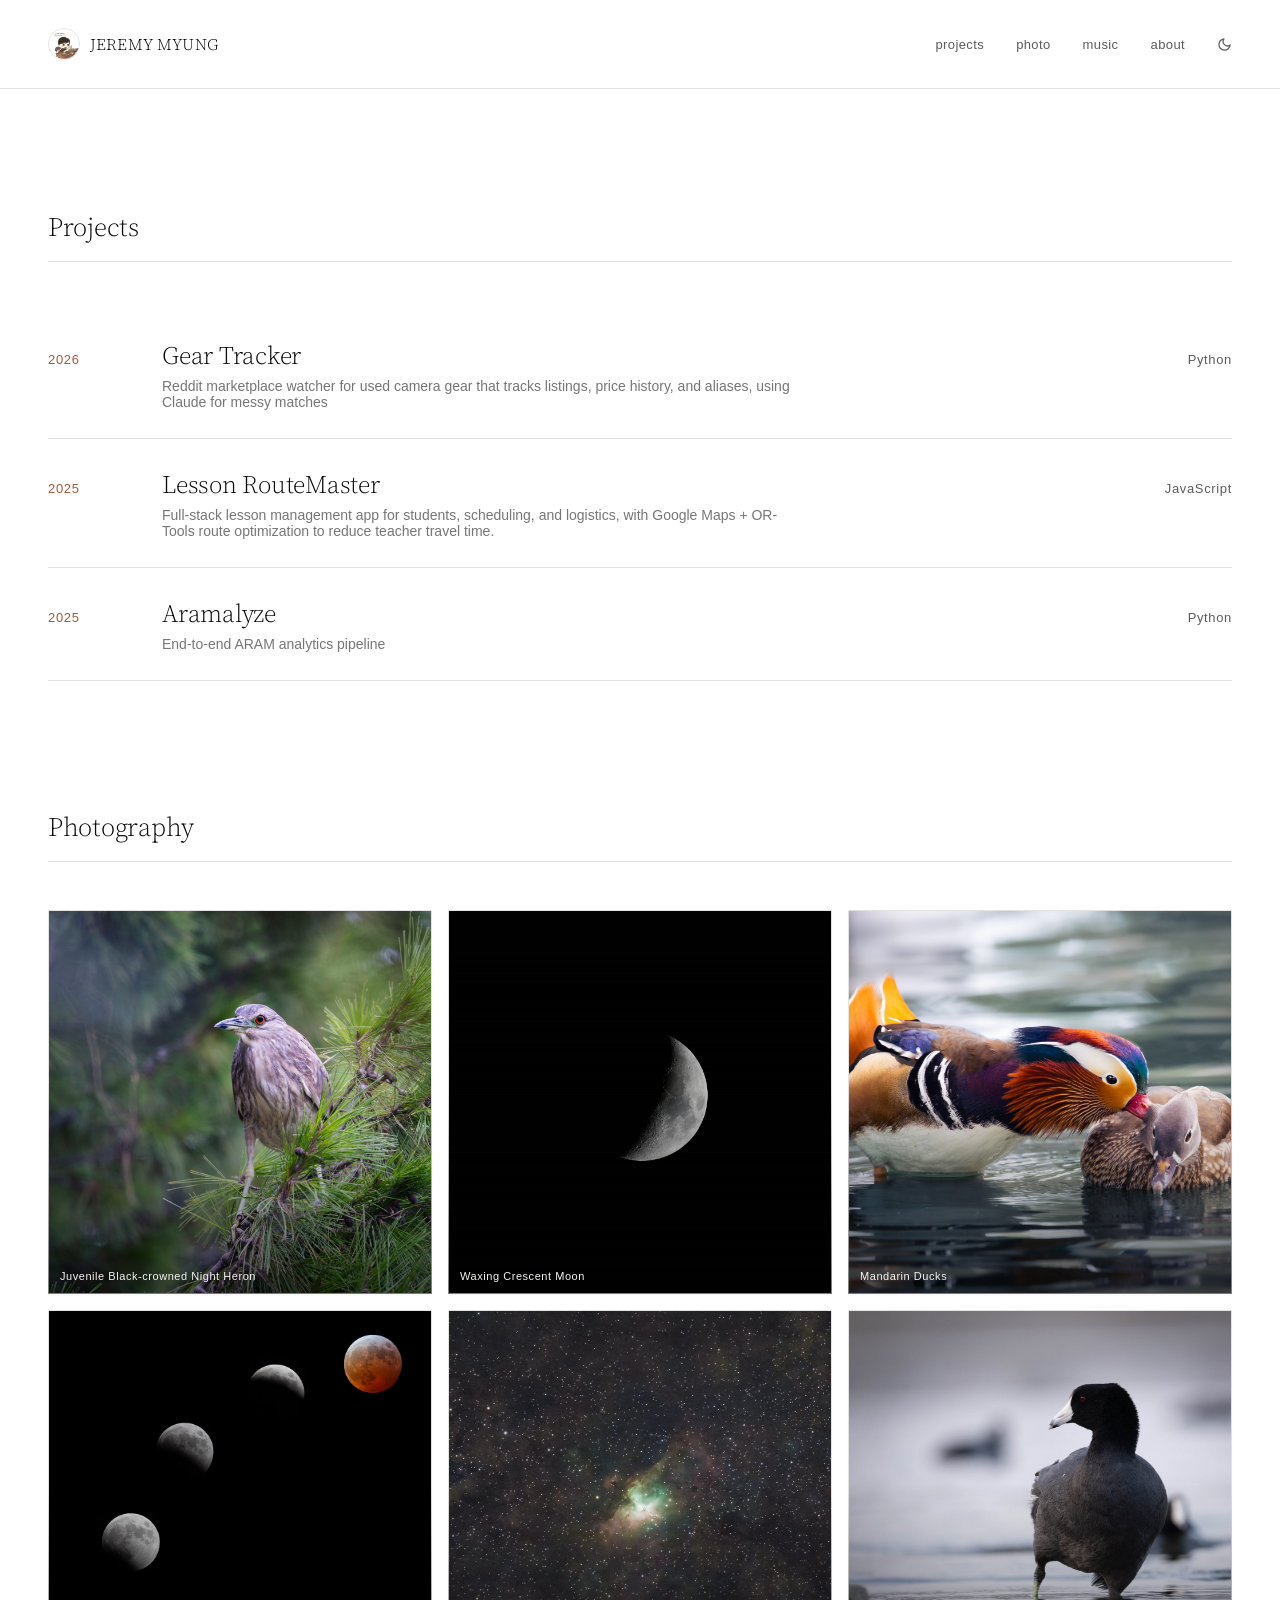
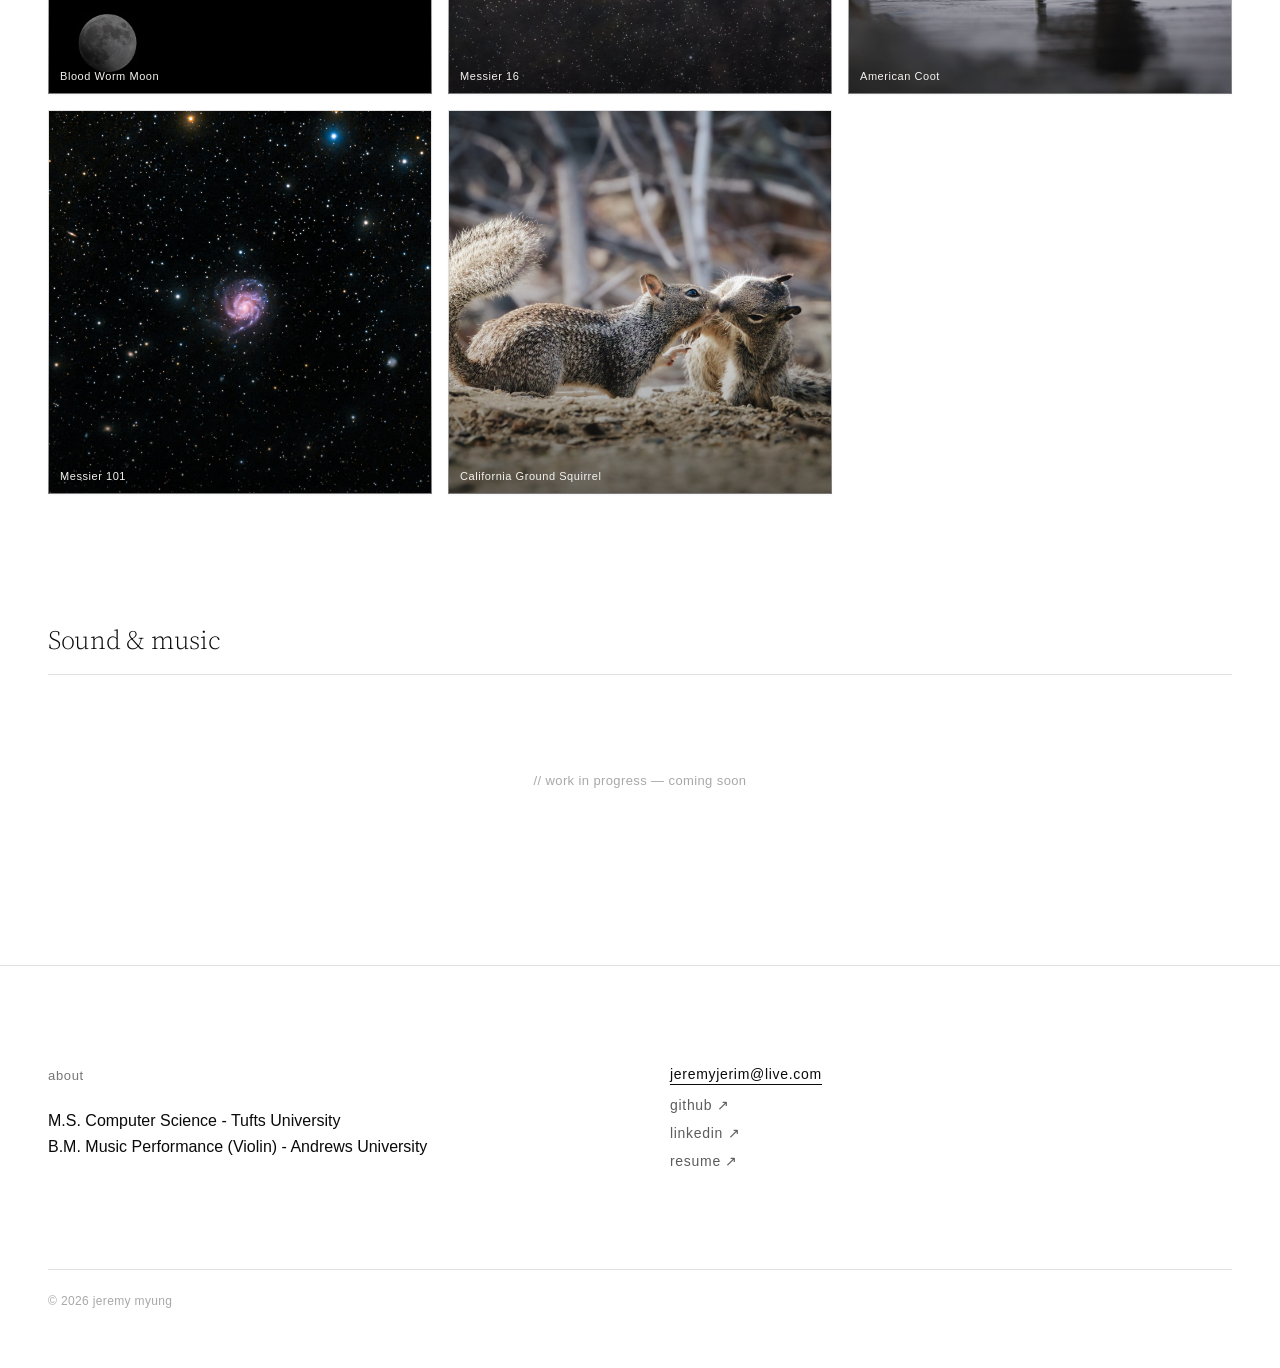
<file: index.html>
<!DOCTYPE html>
<html lang="en">
<head>
  <meta charset="utf-8">
  <meta name="viewport" content="width=device-width, initial-scale=1">
  <title>Jeremy Myung</title>
  <script>
    (function () {
      var stored = localStorage.getItem('theme');
      var theme = stored || (window.matchMedia('(prefers-color-scheme: dark)').matches ? 'dark' : 'light');
      document.documentElement.setAttribute('data-theme', theme);
    })();
  </script>
  <link rel="preconnect" href="https://fonts.googleapis.com">
  <link href="https://fonts.googleapis.com/css2?family=Source+Serif+4:wght@300;400&display=swap" rel="stylesheet">
  <link rel="stylesheet" href="style.css">
  <script src="projects.js" defer></script>
  <script src="about.js" defer></script>
  <script src="photos.js" defer></script>
  <script src="theme.js" defer></script>
</head>
<body>

  <!-- NAV -->
  <nav>
    <div class="nav-inner">
      <div class="nav-brand">
        <div class="nav-avatar" id="hero-photo-wrap" style="display: none">
          <img id="hero-photo" alt="Jeremy Myung">
        </div>
        <div class="nav-name">JEREMY MYUNG</div>
      </div>
      <div class="nav-links">
        <a href="#work">projects</a>
        <a href="#photo">photo</a>
        <a href="#sound">music</a>
        <a href="#about">about</a>
        <button type="button" class="theme-toggle" id="theme-toggle" aria-label="Switch to dark mode"><svg width="15" height="15" viewBox="0 0 24 24" fill="none" stroke="currentColor" stroke-width="2" stroke-linecap="round" stroke-linejoin="round"><path d="M21 12.79A9 9 0 1 1 11.21 3 7 7 0 0 0 21 12.79z"/></svg></button>
      </div>
    </div>
  </nav>

  <!-- WORK -->
  <section id="work" class="section">
    <div class="section-header">
      <h2>Projects</h2>
    </div>
    <div class="project-list" id="project-list">
      <span class="mono" style="color: var(--dim); font-size: 13px;">// loading projects…</span>
    </div>
  </section>

  <!-- PHOTO -->
  <section id="photo" class="section">
    <div class="section-header">
      <h2>Photography</h2>
    </div>
    <div class="photo-grid" id="photo-grid"></div>
  </section>

  <!-- SOUND -->
  <section id="sound" class="section">
    <div class="section-header">
      <h2>Sound &amp; music</h2>
    </div>
    <div class="sound-placeholder">
      <span class="mono">// work in progress — coming soon</span>
    </div>
  </section>

  <!-- ABOUT / FOOTER -->
  <div id="about" class="about-wrap">
    <div class="about-grid">
      <div class="about-text">
        <span class="mono about-label">about</span>
        <p id="about-bio"></p>
      </div>
      <div class="about-links" id="about-links">
        <a href="mailto:hello@jeremymyung.com" class="mono contact-email" id="about-email">hello@jeremymyung.com</a>
        <a href="#" class="mono contact-link">github ↗</a>
        <a href="#" class="mono contact-link">are.na ↗</a>
      </div>
    </div>
    <footer>
      <span>© 2026 jeremy myung</span>
    </footer>
  </div>

</body>
</html>
</file>
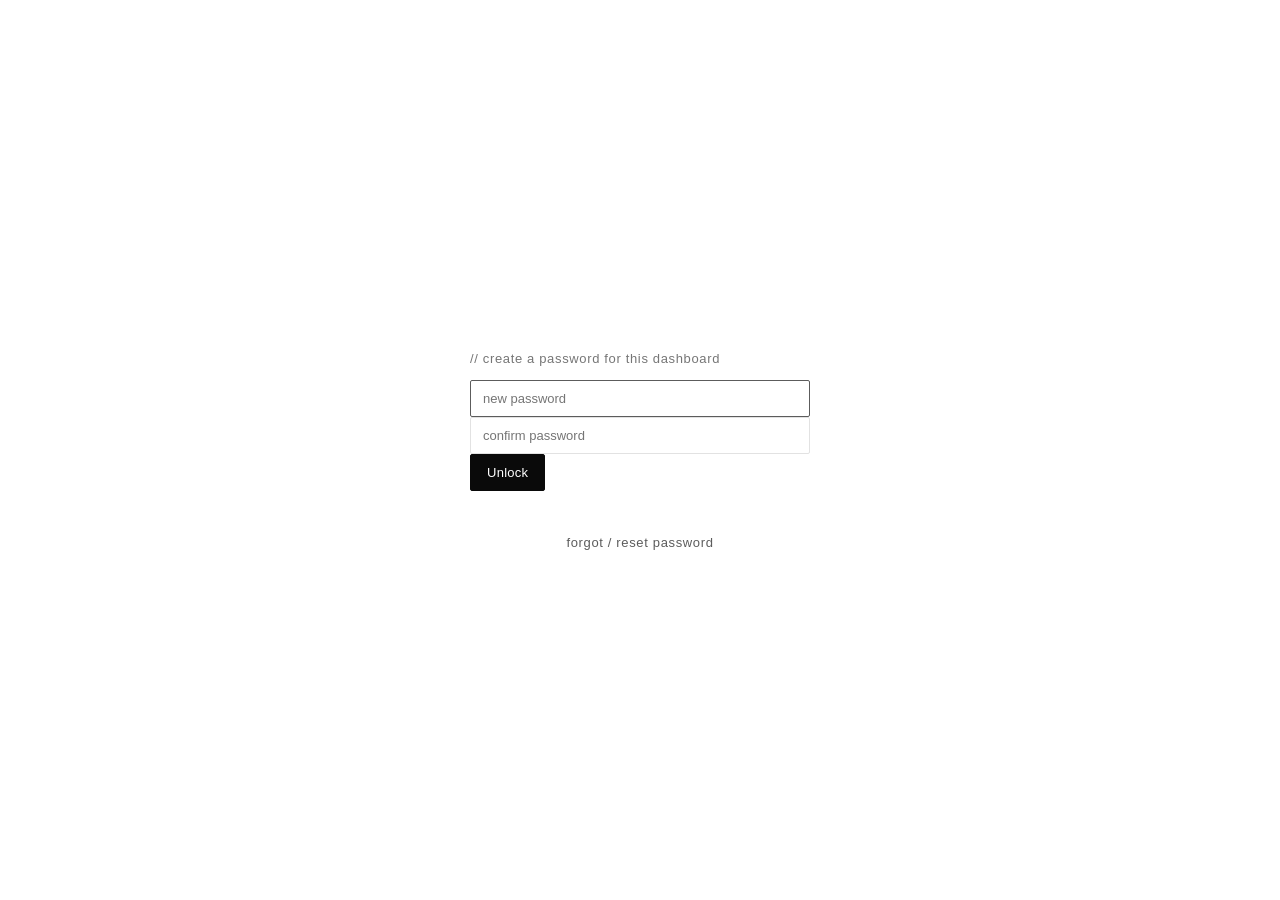
<file: dashboard.html>
<!DOCTYPE html>
<html lang="en">
<head>
  <meta charset="utf-8">
  <meta name="viewport" content="width=device-width, initial-scale=1">
  <meta name="robots" content="noindex, nofollow">
  <title>Dashboard — Jeremy Myung</title>
  <script>
    (function () {
      var stored = localStorage.getItem('theme');
      var theme = stored || (window.matchMedia('(prefers-color-scheme: dark)').matches ? 'dark' : 'light');
      document.documentElement.setAttribute('data-theme', theme);
    })();
  </script>
  <link rel="preconnect" href="https://fonts.googleapis.com">
  <link href="https://fonts.googleapis.com/css2?family=Source+Serif+4:wght@300;400&display=swap" rel="stylesheet">
  <link rel="stylesheet" href="style.css">
  <link rel="stylesheet" href="dashboard.css">
</head>
<body class="dash-body">

  <!-- GATE: shown until the correct password is entered -->
  <section id="gate" class="dash-gate">
    <div class="dash-gate-box">
      <div class="mono dash-gate-label" id="gate-label">// enter password</div>
      <form id="gate-form">
        <input type="password" id="gate-password" class="dash-input" autocomplete="current-password" placeholder="password" autofocus>
        <input type="password" id="gate-password-confirm" class="dash-input" autocomplete="new-password" placeholder="confirm password" style="display:none">
        <button type="submit" class="dash-btn dash-btn-primary">Unlock</button>
      </form>
      <div class="mono dash-gate-error" id="gate-error"></div>
      <button type="button" class="mono dash-link-btn" id="gate-reset">forgot / reset password</button>
    </div>
  </section>

  <!-- DASHBOARD: shown once unlocked -->
  <div id="dashboard" class="dash-wrap" style="display:none">
    <nav class="dash-nav">
      <div class="nav-name">JEREMY MYUNG <span class="mono dash-nav-tag">/ dashboard</span></div>
      <div class="nav-links">
        <a href="index.html">← back to site</a>
        <button type="button" class="mono dash-link-btn" id="lock-btn">lock</button>
        <button type="button" class="theme-toggle" id="theme-toggle" aria-label="Switch to dark mode"><svg width="15" height="15" viewBox="0 0 24 24" fill="none" stroke="currentColor" stroke-width="2" stroke-linecap="round" stroke-linejoin="round"><path d="M21 12.79A9 9 0 1 1 11.21 3 7 7 0 0 0 21 12.79z"/></svg></button>
      </div>
    </nav>

    <main class="dash-main">
      <section class="dash-panel">
        <div class="section-header">
          <span class="mono section-num">gh</span>
          <h2>GitHub connection</h2>
        </div>
        <div class="dash-field-row">
          <label class="mono dash-label">owner/repo</label>
          <input type="text" id="cfg-repo" class="dash-input" placeholder="audwofla/personal-website">
        </div>
        <div class="dash-field-row">
          <label class="mono dash-label">branch</label>
          <input type="text" id="cfg-branch" class="dash-input" placeholder="main">
        </div>
        <div class="dash-field-row">
          <label class="mono dash-label">token</label>
          <input type="text" id="cfg-token" class="dash-input" placeholder="github personal access token (repo scope)" autocomplete="off" autocorrect="off" autocapitalize="off" spellcheck="false" data-lpignore="true" data-1p-ignore data-bwignore="true">
        </div>
        <div class="dash-field-row">
          <label class="mono dash-checkbox-label">
            <input type="checkbox" id="cfg-remember" checked>
            <span>remember on this device</span>
          </label>
        </div>
      </section>

      <div class="dash-tabs" role="tablist">
        <button type="button" class="dash-tab" data-tab="projects">01 — projects</button>
        <button type="button" class="dash-tab" data-tab="photos">02 — photography</button>
        <button type="button" class="dash-tab" data-tab="about">04 — about</button>
        <button type="button" class="dash-tab" data-tab="resume">cv — resume</button>
      </div>

      <section class="dash-panel" id="panel-projects" data-tab-panel="projects">
        <div class="section-header">
          <span class="mono section-num">01</span>
          <h2>Projects</h2>
        </div>
        <div id="project-editor" class="dash-editor"></div>
        <div class="dash-actions">
          <button type="button" class="dash-btn" id="load-projects-btn">Load projects</button>
          <button type="button" class="dash-btn" id="add-btn">+ add project</button>
          <button type="button" class="dash-btn dash-btn-primary" id="save-btn" disabled>Save &amp; publish</button>
        </div>
        <div class="mono dash-status" id="status"></div>
        <div class="mono dash-status" id="save-status"></div>
      </section>

      <section class="dash-panel" id="panel-photos" data-tab-panel="photos" hidden>
        <div class="section-header">
          <span class="mono section-num">02</span>
          <h2>Photography</h2>
        </div>
        <input type="file" id="photo-file-input" accept="image/*" multiple style="display:none">
        <div id="photo-editor" class="dash-editor"></div>
        <div class="dash-actions">
          <button type="button" class="dash-btn" id="load-photos-btn">Load photos</button>
          <button type="button" class="dash-btn" id="add-photos-btn">+ add photos</button>
          <button type="button" class="dash-btn dash-btn-primary" id="save-photos-btn" disabled>Save &amp; publish</button>
        </div>
        <div class="mono dash-status" id="photos-status"></div>
      </section>

      <section class="dash-panel" id="panel-about" data-tab-panel="about" hidden>
        <div class="section-header">
          <span class="mono section-num">04</span>
          <h2>About</h2>
        </div>
        <div class="dash-field-row" style="align-items: flex-start">
          <label class="mono dash-label">hero photo</label>
          <div class="dash-hero-photo">
            <img id="hero-photo-thumb" class="dash-photo-thumb" alt="" style="display: none">
            <input type="file" id="hero-photo-input" accept="image/*" style="display:none">
            <button type="button" class="dash-btn" id="choose-hero-photo-btn">Choose photo</button>
          </div>
        </div>
        <div class="dash-field-row" style="align-items: flex-start">
          <label class="mono dash-label">about bio</label>
          <textarea id="about-bio" class="dash-input dash-textarea" placeholder="short bio shown in the about section"></textarea>
        </div>
        <div class="dash-field-row">
          <label class="mono dash-label">email</label>
          <input type="email" id="about-email" class="dash-input" placeholder="hello@example.com">
        </div>

        <div class="mono dash-label dash-subheading">links</div>
        <div id="link-editor" class="dash-editor"></div>

        <div class="dash-actions">
          <button type="button" class="dash-btn" id="load-about-btn">Load about</button>
          <button type="button" class="dash-btn" id="add-link-btn">+ add link</button>
          <button type="button" class="dash-btn dash-btn-primary" id="save-about-btn" disabled>Save &amp; publish</button>
        </div>
        <div class="mono dash-status" id="about-status"></div>
      </section>

      <section class="dash-panel" id="panel-resume" data-tab-panel="resume" hidden>
        <div class="section-header">
          <span class="mono section-num">cv</span>
          <h2>Resume</h2>
        </div>
        <div class="dash-field-row">
          <label class="mono dash-label">file</label>
          <div class="dash-resume-row">
            <input type="file" id="resume-file-input" accept="application/pdf" style="display:none">
            <button type="button" class="dash-btn" id="choose-resume-btn">Choose PDF</button>
            <a href="resume.pdf" target="_blank" class="mono contact-link">current: resume.pdf ↗</a>
          </div>
        </div>
        <div class="dash-actions">
          <button type="button" class="dash-btn dash-btn-primary" id="save-resume-btn" disabled>Save &amp; publish</button>
        </div>
        <div class="mono dash-status" id="resume-status"></div>
      </section>
    </main>
  </div>

  <script src="dashboard.js"></script>
  <script src="theme.js" defer></script>
</body>
</html>
</file>
<file: style.css>
*, *::before, *::after {
  box-sizing: border-box;
  margin: 0;
  padding: 0;
}

:root {
  --bg: #ffffff;
  --ink: #0a0a0a;
  --muted: #767676;
  --dim: #a8a8a8;
  --soft: #5c5c5c;
  --border: #e2e2e2;
  --hover-bg: #f5f5f5;
  --ink-hover: #000000;
  --accent: #a8563d;
  --content-max: 1400px;
  --edge-pad: clamp(24px, 4vw, 48px);
}

[data-theme="dark"] {
  --bg: #0a0a0a;
  --ink: #f5f5f5;
  --muted: #8c8c8c;
  --dim: #565656;
  --soft: #b3b3b3;
  --border: #262626;
  --hover-bg: #161616;
  --ink-hover: #ffffff;
  --accent: #dd9470;
}

html { scroll-behavior: smooth; }

body {
  font-family: -apple-system, BlinkMacSystemFont, 'Segoe UI', Roboto, Helvetica, Arial, sans-serif;
  background: var(--bg);
  color: var(--ink);
  min-height: 100vh;
  transition: background-color 0.2s ease, color 0.2s ease;
}

::selection {
  background: var(--ink);
  color: var(--bg);
}

a {
  text-decoration: none;
  color: inherit;
}

.mono {
  font-family: -apple-system, BlinkMacSystemFont, 'Segoe UI', Roboto, Helvetica, Arial, sans-serif;
  letter-spacing: 0.05em;
}

/* NAV */
nav {
  position: sticky;
  top: 0;
  z-index: 10;
  background: var(--bg);
  border-bottom: 1px solid var(--border);
}

.nav-inner {
  display: flex;
  justify-content: space-between;
  align-items: center;
  max-width: var(--content-max);
  margin: 0 auto;
  padding: 28px var(--edge-pad);
}

.nav-name {
  font-family: 'Source Serif 4', Georgia, serif;
  font-size: 16px;
  font-weight: 300;
  letter-spacing: 0.01em;
}

.nav-brand {
  display: flex;
  align-items: center;
  gap: 10px;
}

.nav-avatar {
  flex-shrink: 0;
  width: 32px;
  height: 32px;
  border-radius: 50%;
  overflow: hidden;
  border: 1px solid var(--border);
}

.nav-avatar img {
  display: block;
  width: 100%;
  height: 100%;
  object-fit: cover;
}

.nav-links {
  display: flex;
  flex-wrap: wrap;
  align-items: center;
  gap: 12px 32px;
  font-size: 13px;
  letter-spacing: 0.03em;
  color: var(--soft);
}

.nav-links a {
  white-space: nowrap;
}

.nav-links a:hover {
  color: var(--accent);
}

.theme-toggle {
  display: flex;
  align-items: center;
  background: none;
  border: none;
  padding: 0;
  color: var(--soft);
  cursor: pointer;
}

.theme-toggle:hover {
  color: var(--accent);
}

/* SECTIONS */
.section {
  padding: 0 var(--edge-pad) clamp(80px, 10vw, 140px);
  max-width: var(--content-max);
  margin: 0 auto;
}

#work {
  padding-top: clamp(60px, 10vw, 120px);
}

.section-header {
  display: flex;
  align-items: baseline;
  gap: 16px;
  margin-bottom: 48px;
  border-bottom: 1px solid var(--border);
  padding-bottom: 16px;
}

.section-num {
  font-size: 13px;
  color: var(--accent);
}

.section-header h2 {
  font-family: 'Source Serif 4', Georgia, serif;
  font-size: clamp(22px, 0.5vw + 20px, 27px);
  font-weight: 300;
  letter-spacing: -0.01em;
}

/* PROJECTS */
.project-list {
  display: flex;
  flex-direction: column;
}

.project-row {
  display: grid;
  grid-template-columns: 90px 1fr auto;
  gap: 24px;
  align-items: baseline;
  padding: 28px 0;
  border-bottom: 1px solid var(--border);
  transition: background 0.15s;
}

.project-row:hover {
  background: var(--hover-bg);
  padding-left: 8px;
  padding-right: 8px;
  margin-left: -8px;
  margin-right: -8px;
}

.project-year {
  font-size: 13px;
  color: var(--accent);
}

.project-title {
  font-family: 'Source Serif 4', Georgia, serif;
  font-size: 25px;
  font-weight: 300;
  letter-spacing: -0.01em;
  margin-bottom: 6px;
}

.project-desc {
  font-size: 14px;
  color: var(--muted);
  max-width: 640px;
}

.project-tag {
  font-size: 13px;
  color: var(--soft);
  white-space: nowrap;
}

/* PHOTOGRAPHY */
.photo-grid {
  display: grid;
  grid-template-columns: repeat(3, 1fr);
  gap: 16px;
}

.photo-item {
  position: relative;
  aspect-ratio: 1 / 1;
  display: flex;
  align-items: flex-end;
  padding: 12px;
  cursor: zoom-in;
}

.photo-item img {
  position: absolute;
  inset: 0;
  width: 100%;
  height: 100%;
  object-fit: cover;
}

.photo-grid img {
  border: 1px solid var(--border);
  box-shadow: 0 1px 2px rgba(0, 0, 0, 0.04);
}

.photo-item::after {
  content: '';
  position: absolute;
  inset: 0;
  background: linear-gradient(to top, rgba(0, 0, 0, 0.45), transparent 55%);
}

.photo-label {
  position: relative;
  z-index: 1;
  font-size: 11px;
  color: #f4f3f0;
}

.photo-grid-empty {
  grid-column: 1 / -1;
  padding: 48px 0;
  text-align: center;
}

.show-more-btn {
  align-self: center;
  width: fit-content;
  margin: 24px auto 0;
  padding: 10px 20px;
  font-size: 13px;
  letter-spacing: 0.03em;
  color: var(--soft);
  background: none;
  border: 1px solid var(--border);
  border-radius: 2px;
  cursor: pointer;
  transition: color 0.15s, border-color 0.15s;
}

.show-more-btn:hover {
  color: var(--accent);
  border-color: var(--accent);
}

.photo-grid-empty .mono {
  font-size: 13px;
  color: var(--dim);
  letter-spacing: 0.03em;
}

/* LIGHTBOX */
.lightbox {
  position: fixed;
  inset: 0;
  z-index: 100;
  display: flex;
  align-items: center;
  justify-content: center;
  background: rgba(10, 9, 8, 0.92);
  opacity: 0;
  transition: opacity 0.2s;
  cursor: zoom-out;
}

.lightbox.open {
  opacity: 1;
}

.lightbox img {
  max-width: 90vw;
  max-height: 90vh;
  object-fit: contain;
  box-shadow: 0 20px 60px rgba(0, 0, 0, 0.4);
}

.lightbox-close {
  position: absolute;
  top: 24px;
  right: 32px;
  background: none;
  border: none;
  color: #fdfdfc;
  font-size: 20px;
  line-height: 1;
  padding: 8px;
  cursor: pointer;
}

.lightbox-close:hover {
  color: var(--dim);
}

/* SOUND */
.sound-placeholder {
  padding: 48px 0;
  text-align: center;
}

.sound-placeholder .mono {
  font-size: 13px;
  color: var(--dim);
  letter-spacing: 0.03em;
}

/* ABOUT */
.about-wrap {
  padding: clamp(60px, 8vw, 100px) var(--edge-pad) 60px;
  max-width: var(--content-max);
  margin: 0 auto;
  border-top: 1px solid var(--border);
}

.about-grid {
  display: grid;
  grid-template-columns: 1fr 1fr;
  gap: 60px;
  margin-bottom: 100px;
}

.about-label {
  font-size: 13px;
  color: var(--muted);
}

.about-text p {
  font-size: 16px;
  line-height: 1.6;
  margin-top: 24px;
  max-width: 480px;
  white-space: pre-line;
}

.about-links {
  display: flex;
  flex-direction: column;
  gap: 12px;
  align-items: flex-start;
  justify-content: center;
}

.contact-email {
  font-size: 14px;
  border-bottom: 1px solid var(--ink);
  padding-bottom: 2px;
}

.contact-link {
  font-size: 14px;
  color: var(--soft);
}

.contact-link:hover,
.contact-email:hover {
  color: var(--accent);
}

/* FOOTER */
footer {
  display: flex;
  justify-content: space-between;
  font-size: 12px;
  letter-spacing: 0.03em;
  color: var(--dim);
  padding-top: 24px;
  border-top: 1px solid var(--border);
}

/* RESPONSIVE */
@media (min-width: 1500px) {
  .photo-grid {
    grid-template-columns: repeat(4, 1fr);
  }
}

@media (max-width: 900px) {
  .project-row {
    grid-template-columns: 60px 1fr;
    grid-template-rows: auto auto;
  }

  .project-tag {
    grid-column: 2;
  }

  .about-grid {
    grid-template-columns: 1fr;
    gap: 40px;
    margin-bottom: 60px;
  }
}

@media (max-width: 768px) {
  .nav-inner {
    flex-direction: column;
    align-items: flex-start;
    gap: 16px;
    padding-top: 20px;
    padding-bottom: 20px;
  }

  .nav-links {
    gap: 20px;
  }

  .photo-grid {
    grid-template-columns: repeat(2, 1fr);
  }

  footer {
    flex-direction: column;
    gap: 8px;
  }
}
</file>
<file: dashboard.css>
.dash-body {
  min-height: 100vh;
}

/* GATE */
.dash-gate {
  min-height: 100vh;
  display: flex;
  align-items: center;
  justify-content: center;
  padding: 24px;
}

.dash-gate-box {
  width: 100%;
  max-width: 340px;
  display: flex;
  flex-direction: column;
  gap: 14px;
}

.dash-gate-label {
  font-size: 13px;
  color: var(--muted);
}

.dash-gate-error {
  font-size: 12px;
  color: #b5453c;
  min-height: 16px;
}

/* SHARED CONTROLS */
.dash-input {
  font-size: 13px;
  padding: 10px 12px;
  border: 1px solid var(--border);
  background: var(--bg);
  color: var(--ink);
  border-radius: 2px;
  width: 100%;
}

.dash-input:focus {
  outline: none;
  border-color: var(--soft);
}

.dash-textarea {
  min-height: 90px;
  resize: vertical;
  line-height: 1.5;
}

.dash-subheading {
  font-size: 12px;
  color: var(--muted);
  margin: 24px 0 12px;
}

.dash-btn {
  font-size: 13px;
  letter-spacing: 0.02em;
  padding: 10px 16px;
  border: 1px solid var(--border);
  background: var(--bg);
  color: var(--ink);
  border-radius: 2px;
  cursor: pointer;
  transition: background 0.15s, border-color 0.15s;
}

.dash-btn:hover:not(:disabled) {
  background: var(--hover-bg);
  border-color: var(--soft);
}

.dash-btn:disabled {
  color: var(--dim);
  cursor: not-allowed;
}

.dash-btn-primary {
  background: var(--ink);
  color: var(--bg);
  border-color: var(--ink);
}

.dash-btn-primary:hover:not(:disabled) {
  background: var(--ink-hover);
}

.dash-btn-primary:disabled {
  background: var(--border);
  border-color: var(--border);
  color: var(--dim);
}

.dash-link-btn {
  background: none;
  border: none;
  color: var(--soft);
  font-size: 13px;
  cursor: pointer;
  padding: 0;
}

.dash-link-btn:hover {
  color: var(--ink);
}

.dash-status {
  font-size: 12px;
  color: var(--muted);
  min-height: 16px;
}

.dash-status.err {
  color: #b5453c;
}

.dash-status.ok {
  color: #4a7a4a;
}

/* NAV */
.dash-nav {
  position: sticky;
  top: 0;
  z-index: 10;
  display: flex;
  justify-content: space-between;
  align-items: center;
  padding: 28px 48px;
  background: var(--bg);
  border-bottom: 1px solid var(--border);
}

.dash-nav-tag {
  color: var(--muted);
  font-size: 12px;
}

.dash-main {
  max-width: 900px;
  margin: 0 auto;
  padding: 60px 48px 140px;
}

.dash-panel {
  margin-bottom: 64px;
}

.dash-tabs {
  display: flex;
  flex-wrap: wrap;
  gap: 8px;
  margin-bottom: 40px;
}

.dash-tab {
  font-size: 13px;
  letter-spacing: 0.02em;
  padding: 8px 14px;
  border: 1px solid var(--border);
  border-radius: 2px;
  background: var(--bg);
  color: var(--soft);
  cursor: pointer;
  transition: background 0.15s, border-color 0.15s;
}

.dash-tab:hover {
  background: var(--hover-bg);
  border-color: var(--soft);
}

.dash-tab.active {
  background: var(--ink);
  border-color: var(--ink);
  color: var(--bg);
}

.dash-field-row {
  display: grid;
  grid-template-columns: 100px 1fr;
  gap: 16px;
  align-items: center;
  margin-bottom: 12px;
}

.dash-label {
  font-size: 12px;
  color: var(--muted);
}

.dash-checkbox-label {
  display: flex;
  align-items: center;
  gap: 8px;
  font-size: 12px;
  color: var(--muted);
  grid-column: 1 / -1;
}

.dash-actions {
  display: flex;
  gap: 12px;
  margin-top: 16px;
}

/* PROJECT EDITOR */
.dash-editor {
  display: flex;
  flex-direction: column;
  gap: 12px;
}

.dash-card {
  border: 1px solid var(--border);
  border-radius: 4px;
  padding: 16px 20px 20px;
  display: flex;
  flex-direction: column;
  gap: 12px;
  transition: opacity 0.15s, border-color 0.1s;
}

.dash-card.dragging {
  opacity: 0.35;
}

.dash-card.drag-over-top {
  border-top: 2px solid var(--ink);
}

.dash-card.drag-over-bottom {
  border-bottom: 2px solid var(--ink);
}

.dash-card-header {
  display: flex;
  justify-content: space-between;
  align-items: center;
}

.dash-drag-handle {
  color: var(--dim);
  font-size: 14px;
  letter-spacing: 2px;
  padding: 4px 8px;
  margin-left: -8px;
  cursor: grab;
  user-select: none;
  touch-action: none;
}

.dash-drag-handle:hover {
  color: var(--soft);
}

.dash-drag-handle:active {
  cursor: grabbing;
}

.dash-delete-btn {
  font-size: 11px;
  letter-spacing: 0.02em;
  background: none;
  border: none;
  color: var(--soft);
  cursor: pointer;
  padding: 4px 8px;
}

.dash-delete-btn:hover {
  color: #b5453c;
}

.dash-card-fields {
  display: grid;
  grid-template-columns: 80px 1fr 1fr;
  gap: 12px;
}

.dash-card-header-right {
  display: flex;
  align-items: center;
  gap: 12px;
}

.dash-badge {
  font-size: 10px;
  color: var(--soft);
  background: var(--hover-bg);
  border: 1px solid var(--border);
  border-radius: 999px;
  padding: 2px 8px;
  white-space: nowrap;
}

.dash-photo-body {
  display: flex;
  gap: 16px;
  align-items: flex-start;
}

.dash-photo-thumb {
  width: 72px;
  height: 90px;
  object-fit: cover;
  border-radius: 4px;
  border: 1px solid var(--border);
  background: var(--hover-bg);
  flex-shrink: 0;
}

.dash-hero-photo {
  display: flex;
  align-items: center;
  gap: 16px;
}

.dash-resume-row {
  display: flex;
  align-items: center;
  gap: 16px;
}

.dash-photo-fields {
  flex: 1;
  display: flex;
}

.dash-photo-fields .dash-card-field {
  width: 100%;
}

.dash-card-field {
  display: flex;
  flex-direction: column;
  gap: 4px;
}

.dash-card-field.span-2 {
  grid-column: span 2;
}

.dash-card-field.span-3 {
  grid-column: 1 / -1;
}

.dash-card-field label {
  font-size: 11px;
  color: var(--dim);
  letter-spacing: 0.02em;
}

@media (max-width: 640px) {
  .dash-main {
    padding: 40px 24px 100px;
  }

  .dash-field-row {
    grid-template-columns: 1fr;
  }

  .dash-card-fields {
    grid-template-columns: 1fr 1fr;
  }

  .dash-card-field.span-2,
  .dash-card-field.span-3 {
    grid-column: 1 / -1;
  }
}
</file>
